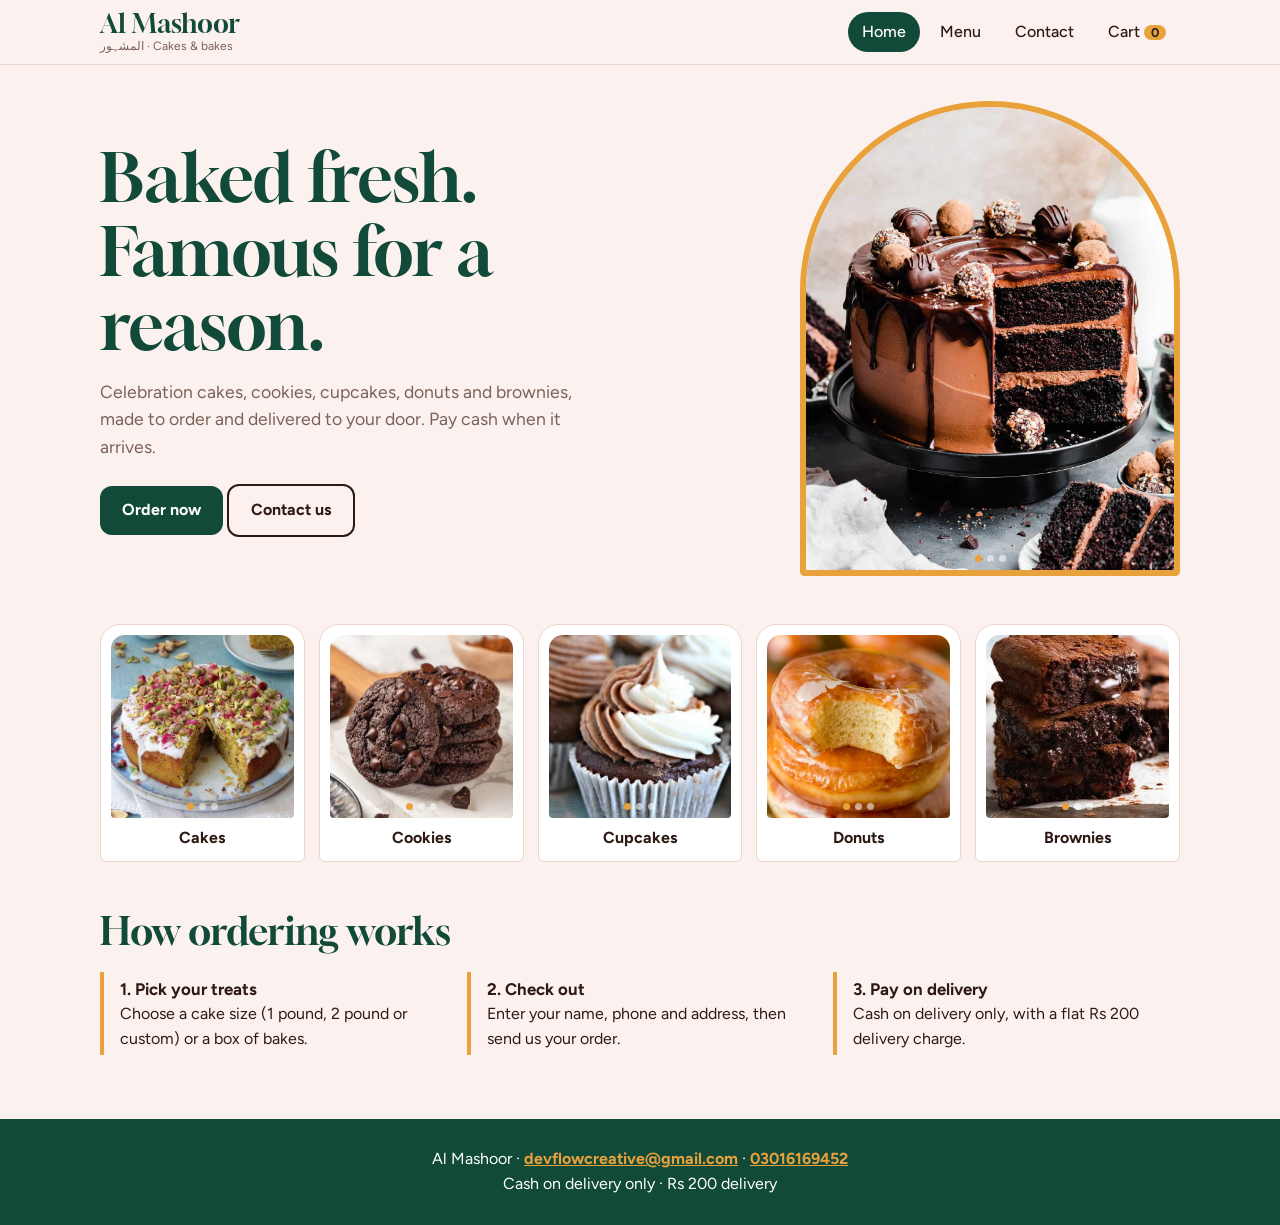
<file: index.html>
<!DOCTYPE html>
<html lang="en">

<head>
    <meta charset="utf-8">
    <meta name="viewport" content="width=device-width, initial-scale=1, viewport-fit=cover">
    <title>Al Mashoor Bakery</title>
    <link rel="preconnect" href="https://fonts.googleapis.com">
    <link href="https://fonts.googleapis.com/css2?family=Gloock&family=Figtree:wght@400;500;700&display=swap" rel="stylesheet">
    <link rel="stylesheet" href="css/style.css">
</head>

<body>
    <header>
        <div class="wrap">
            <a class="logo" href="index.html">Al Mashoor<small>المشہور · Cakes &amp; bakes</small></a>
            <nav aria-label="Main">
                <a href="index.html" data-p="home" class="on" aria-current="page">Home</a><a href="menu.html" data-p="menu">Menu</a><a href="contact.html" data-p="contact">Contact</a><a href="cart.html" data-p="cart">Cart<span class="cnt" id="cnt">0</span></a>
            </nav>
        </div>
    </header>
    <main class="wrap">
        <section class="page on" id="home">
            <div class="hero">
                <div>
                    <h1>Baked fresh. Famous for a reason.</h1>
                    <p>Celebration cakes, cookies, cupcakes, donuts and brownies, made to order and delivered to your door. Pay cash when it arrives.</p>
                    <a class="btn" href="menu.html">Order now</a> <a class="btn alt" href="contact.html">Contact us</a>
                </div>
                <div class="arch">
                    <div class="slider" id="heroS" style="position:absolute;inset:0"></div>
                </div>
            </div>
            <div class="cats" id="cats"></div>
            <h2>How ordering works</h2>
            <div class="steps">
                <div><b>1. Pick your treats</b>Choose a cake size (1 pound, 2 pound or custom) or a box of bakes.</div>
                <div><b>2. Check out</b>Enter your name, phone and address, then send us your order.</div>
                <div><b>3. Pay on delivery</b>Cash on delivery only, with a flat Rs 200 delivery charge.</div>
            </div>
        </section>
    </main>
    <footer>
        <div class="wrap">Al Mashoor · <a href="mailto:devflowcreative@gmail.com">devflowcreative@gmail.com</a> · <a href="tel:03016169452">03016169452</a><br>Cash on delivery only · Rs 200 delivery</div>
    </footer>
    <script src="js/config.js"></script>
    <script src="js/products.js"></script>
    <script src="js/art.js"></script>
    <script src="js/slider.js"></script>
    <script src="js/cart.js"></script>
    <script src="js/home.js"></script>
</body>

</html>
</file>
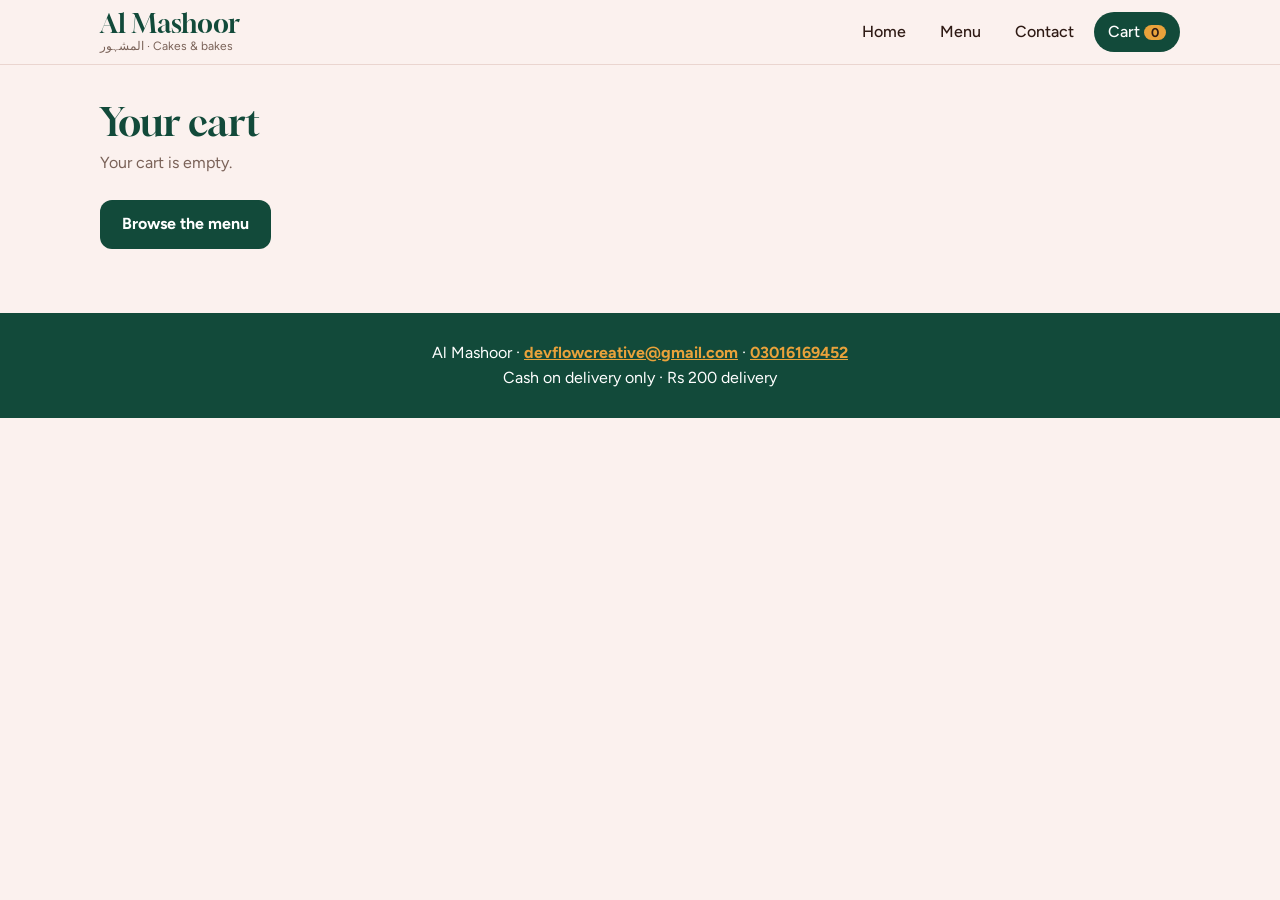
<file: cart.html>
<!DOCTYPE html>
<html lang="en">

<head>
    <meta charset="utf-8">
    <meta name="viewport" content="width=device-width, initial-scale=1, viewport-fit=cover">
    <title>Cart | Al Mashoor Bakery</title>
    <link rel="preconnect" href="https://fonts.googleapis.com">
    <link href="https://fonts.googleapis.com/css2?family=Gloock&family=Figtree:wght@400;500;700&display=swap" rel="stylesheet">
    <link rel="stylesheet" href="css/style.css">
</head>

<body>
    <header>
        <div class="wrap">
            <a class="logo" href="index.html">Al Mashoor<small>المشہور · Cakes &amp; bakes</small></a>
            <nav aria-label="Main">
                <a href="index.html" data-p="home">Home</a><a href="menu.html" data-p="menu">Menu</a><a href="contact.html" data-p="contact">Contact</a><a href="cart.html" data-p="cart" class="on" aria-current="page">Cart<span class="cnt" id="cnt">0</span></a>
            </nav>
        </div>
    </header>
    <main class="wrap">
        <section class="page on" id="cart">
            <h2>Your cart</h2>
            <div id="cartBody"></div>
        </section>
    </main>
    <footer>
        <div class="wrap">Al Mashoor · <a href="mailto:devflowcreative@gmail.com">devflowcreative@gmail.com</a> · <a href="tel:03016169452">03016169452</a><br>Cash on delivery only · Rs 200 delivery</div>
    </footer>
    <script src="js/config.js"></script>
    <script src="js/products.js"></script>
    <script src="js/art.js"></script>
    <script src="js/slider.js"></script>
    <script src="js/cart.js"></script>
    <script src="js/checkout.js"></script>
</body>

</html>
</file>
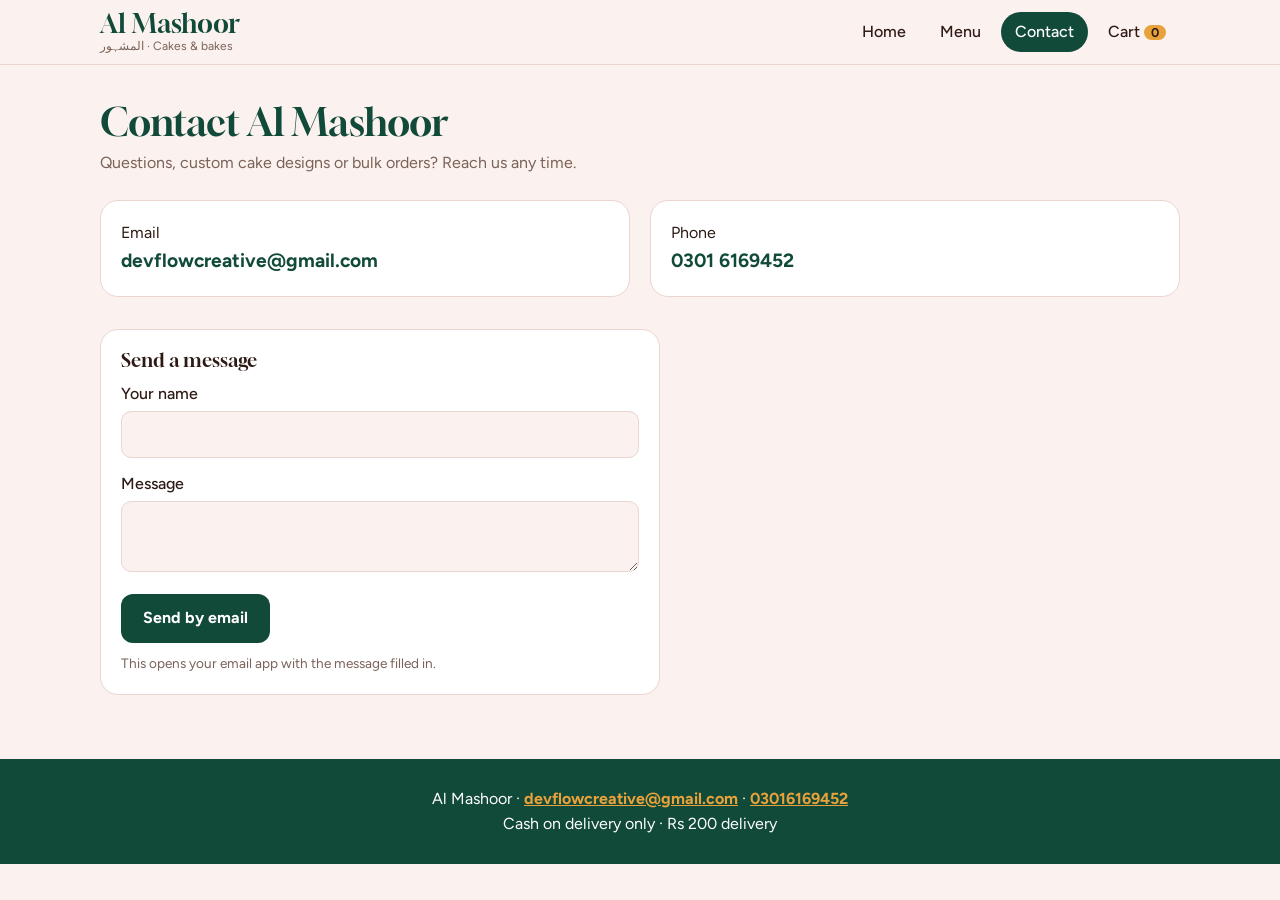
<file: contact.html>
<!DOCTYPE html>
<html lang="en">

<head>
    <meta charset="utf-8">
    <meta name="viewport" content="width=device-width, initial-scale=1, viewport-fit=cover">
    <title>Contact | Al Mashoor Bakery</title>
    <link rel="preconnect" href="https://fonts.googleapis.com">
    <link href="https://fonts.googleapis.com/css2?family=Gloock&family=Figtree:wght@400;500;700&display=swap" rel="stylesheet">
    <link rel="stylesheet" href="css/style.css">
</head>

<body>
    <header>
        <div class="wrap">
            <a class="logo" href="index.html">Al Mashoor<small>المشہور · Cakes &amp; bakes</small></a>
            <nav aria-label="Main">
                <a href="index.html" data-p="home">Home</a><a href="menu.html" data-p="menu">Menu</a><a href="contact.html" data-p="contact" class="on" aria-current="page">Contact</a><a href="cart.html" data-p="cart">Cart<span class="cnt" id="cnt">0</span></a>
            </nav>
        </div>
    </header>
    <main class="wrap">
        <section class="page on" id="contact">
            <h2>Contact Al Mashoor</h2>
            <p class="sub">Questions, custom cake designs or bulk orders? Reach us any time.</p>
            <div class="cgrid">
                <a class="box" href="mailto:devflowcreative@gmail.com">Email<b>devflowcreative@gmail.com</b></a>
                <a class="box" href="tel:03016169452">Phone<b>0301 6169452</b></a>
            </div>
            <div class="box" style="max-width:560px">
                <h3 style="margin-bottom:12px">Send a message</h3>
                <div class="field"><label for="mn">Your name</label><input type="text" id="mn"></div>
                <div class="field"><label for="mm">Message</label><textarea id="mm"></textarea></div>
                <button class="btn" id="mSend">Send by email</button>
                <p class="sub" style="margin:10px 0 0;font-size:.85rem">This opens your email app with the message filled in.</p>
            </div>
        </section>
    </main>
    <footer>
        <div class="wrap">Al Mashoor · <a href="mailto:devflowcreative@gmail.com">devflowcreative@gmail.com</a> · <a href="tel:03016169452">03016169452</a><br>Cash on delivery only · Rs 200 delivery</div>
    </footer>
    <script src="js/config.js"></script>
    <script src="js/products.js"></script>
    <script src="js/art.js"></script>
    <script src="js/slider.js"></script>
    <script src="js/cart.js"></script>
    <script src="js/contact.js"></script>
</body>

</html>
</file>
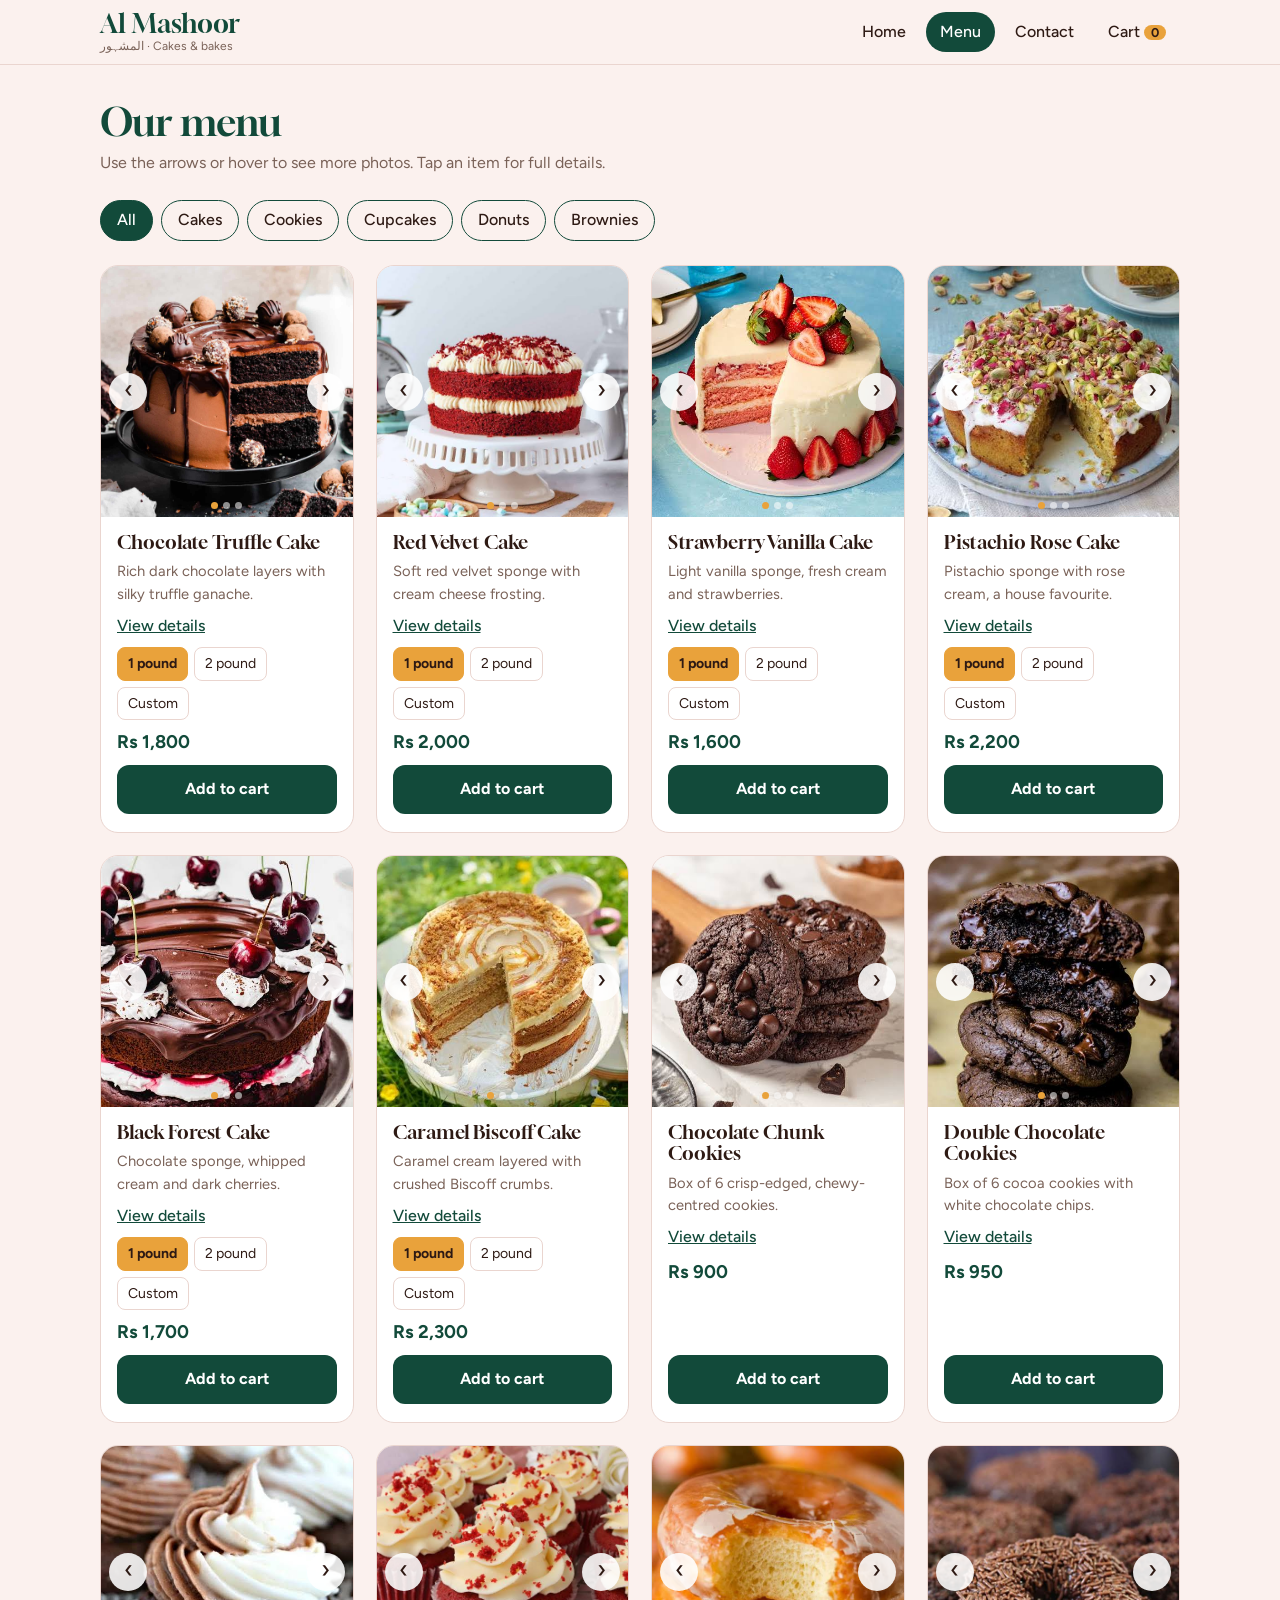
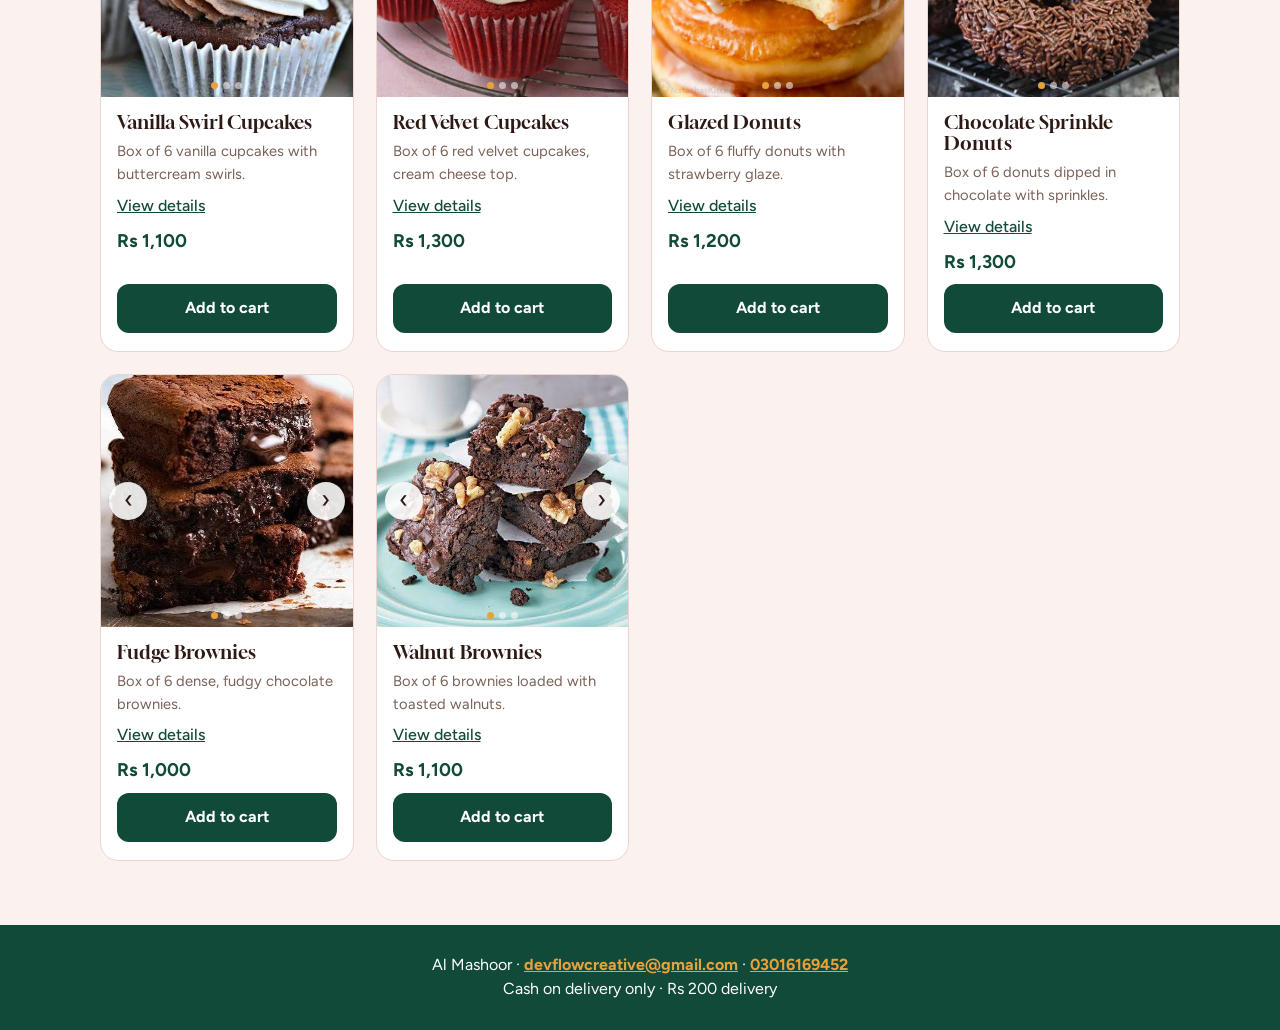
<file: menu.html>
<!DOCTYPE html>
<html lang="en">

<head>
    <meta charset="utf-8">
    <meta name="viewport" content="width=device-width, initial-scale=1, viewport-fit=cover">
    <title>Menu | Al Mashoor Bakery</title>
    <link rel="preconnect" href="https://fonts.googleapis.com">
    <link href="https://fonts.googleapis.com/css2?family=Gloock&family=Figtree:wght@400;500;700&display=swap" rel="stylesheet">
    <link rel="stylesheet" href="css/style.css">
</head>

<body>
    <header>
        <div class="wrap">
            <a class="logo" href="index.html">Al Mashoor<small>المشہور · Cakes &amp; bakes</small></a>
            <nav aria-label="Main">
                <a href="index.html" data-p="home">Home</a><a href="menu.html" data-p="menu" class="on" aria-current="page">Menu</a><a href="contact.html" data-p="contact">Contact</a><a href="cart.html" data-p="cart">Cart<span class="cnt" id="cnt">0</span></a>
            </nav>
        </div>
    </header>
    <main class="wrap">
        <section class="page on" id="menu">
            <h2>Our menu</h2>
            <p class="sub">Use the arrows or hover to see more photos. Tap an item for full details.</p>
            <div class="filters" id="filters"></div>
            <div class="grid" id="grid"></div>
        </section>
    </main>
    <footer>
        <div class="wrap">Al Mashoor · <a href="mailto:devflowcreative@gmail.com">devflowcreative@gmail.com</a> · <a href="tel:03016169452">03016169452</a><br>Cash on delivery only · Rs 200 delivery</div>
    </footer>
    <script src="js/config.js"></script>
    <script src="js/products.js"></script>
    <script src="js/art.js"></script>
    <script src="js/slider.js"></script>
    <script src="js/cart.js"></script>
    <script src="js/buy.js"></script>
    <script src="js/menu.js"></script>
</body>

</html>
</file>
<file: css/style.css>
/*ik the css is all starngled*/

:root {
    --bg: #FBF1EE;
    --card: #fff;
    --ink: #2E1A14;
    --mute: #7A6258;
    --green: #124A3A;
    --gold: #E9A23B;
    --rose: #E8A0A6;
    --line: #EAD5CF;
    --on: #fff;
    --foot-a: #E9A23B;
    box-sizing: border-box;
    padding-top: env(safe-area-inset-top, 0px);
    padding-bottom: env(safe-area-inset-bottom, 0px)
}

@media (prefers-color-scheme:dark) {
     :root:not([data-theme="light"]) {
        --bg: #1E1411;
        --card: #2A1C17;
        --ink: #F8E9E4;
        --mute: #C1A79D;
        --green: #7FD1B0;
        --line: #4A332C;
        --on: #10261D;
        --foot-a: #10261D
    }
}

*,
*::before,
*::after {
    box-sizing: inherit
}

html {
    scroll-padding-top: env(safe-area-inset-top, 0px)
}

body {
    margin: 0;
    background: var(--bg);
    color: var(--ink);
    font-family: Figtree, system-ui, sans-serif;
    line-height: 1.55
}

h1,
h2,
h3,
.logo {
    font-family: Gloock, Georgia, serif;
    font-weight: 400;
    margin: 0;
    line-height: 1.1
}

a {
    color: inherit
}

button,
input,
textarea {
    font: inherit;
    color: inherit
}

:focus-visible {
    outline: 3px solid var(--gold);
    outline-offset: 2px
}

.wrap {
    max-width: 1120px;
    margin: 0 auto;
    padding: 0 20px
}

header {
    position: sticky;
    top: env(safe-area-inset-top, 0px);
    z-index: 10;
    background: var(--bg);
    border-bottom: 1px solid var(--line)
}

header .wrap {
    display: flex;
    align-items: center;
    justify-content: space-between;
    gap: 12px;
    min-height: 64px;
    flex-wrap: wrap
}

.logo {
    font-size: 1.6rem;
    text-decoration: none;
    color: var(--green)
}

.logo small {
    display: block;
    font-family: Figtree, sans-serif;
    font-size: .75rem;
    color: var(--mute);
    margin-top: 2px
}

nav {
    display: flex;
    gap: 6px;
    flex-wrap: wrap
}

nav a {
    padding: 8px 14px;
    border-radius: 999px;
    text-decoration: none;
    font-weight: 500
}

nav a.on,
nav a:hover {
    background: var(--green);
    color: var(--on)
}

.cnt {
    background: var(--gold);
    color: #2E1A14;
    border-radius: 999px;
    padding: 0 7px;
    font-size: .8rem;
    margin-left: 4px;
    font-weight: 700
}

.btn {
    display: inline-block;
    background: var(--green);
    color: var(--on);
    border: 0;
    border-radius: 12px;
    padding: 12px 22px;
    font-weight: 700;
    cursor: pointer;
    text-decoration: none
}

.btn:hover {
    filter: brightness(1.15)
}

.btn.alt {
    background: transparent;
    color: var(--ink);
    border: 2px solid var(--ink)
}

:root[data-theme="dark"] .btn,
:root:not([data-theme="light"]) .btn {
    --x: 0
}

.page {
    display: none;
    padding: 36px 0 64px
}

.page.on {
    display: block
}

.hero {
    display: grid;
    grid-template-columns: 1.1fr .9fr;
    gap: 40px;
    align-items: center
}

.hero h1 {
    font-size: clamp(2.4rem, 6vw, 4.2rem);
    color: var(--green);
    margin-bottom: 16px
}

.hero p {
    max-width: 46ch;
    color: var(--mute);
    font-size: 1.1rem;
    margin: 0 0 24px
}

.arch {
    border-radius: 999px 999px 24px 24px;
    overflow: hidden;
    aspect-ratio: 4/5;
    border: 6px solid var(--gold);
    position: relative;
    max-width: 380px;
    margin-left: auto;
    width: 100%
}

.slider {
    position: relative;
    overflow: hidden
}

.slider img {
    position: absolute;
    inset: 0;
    width: 100%;
    height: 100%;
    object-fit: cover;
    opacity: 0;
    transition: opacity .45s
}

.slider img.on {
    opacity: 1
}

.dots {
    position: absolute;
    left: 0;
    right: 0;
    bottom: 8px;
    display: flex;
    justify-content: center;
    gap: 5px
}

.dots i {
    width: 7px;
    height: 7px;
    border-radius: 50%;
    background: #fff;
    opacity: .55
}

.dots i.on {
    opacity: 1;
    background: var(--gold)
}

h2 {
    font-size: clamp(1.7rem, 4vw, 2.4rem);
    margin-bottom: 8px;
    color: var(--green)
}

.sub {
    color: var(--mute);
    margin: 0 0 24px
}

.cats {
    display: grid;
    grid-template-columns: repeat(auto-fit, minmax(150px, 1fr));
    gap: 14px;
    margin: 48px 0
}

.cat {
    background: var(--card);
    border: 1px solid var(--line);
    border-radius: 20px 20px 6px 6px;
    padding: 10px;
    text-align: center;
    cursor: pointer;
    font-weight: 700
}

.cat .slider {
    aspect-ratio: 1;
    border-radius: 14px 14px 4px 4px;
    margin-bottom: 8px
}

.steps {
    display: grid;
    grid-template-columns: repeat(auto-fit, minmax(220px, 1fr));
    gap: 20px;
    margin-top: 20px
}

.steps div {
    border-left: 4px solid var(--gold);
    padding: 4px 0 4px 16px
}

.steps b {
    display: block;
    font-size: 1.05rem
}

.filters {
    display: flex;
    gap: 8px;
    flex-wrap: wrap;
    margin-bottom: 24px
}

.chip {
    border: 1.5px solid var(--green);
    background: transparent;
    border-radius: 999px;
    padding: 7px 16px;
    cursor: pointer;
    font-weight: 500
}

.chip.on {
    background: var(--green);
    color: var(--on)
}

.grid {
    display: grid;
    grid-template-columns: repeat(auto-fill, minmax(250px, 1fr));
    gap: 22px
}

.prod {
    background: var(--card);
    border: 1px solid var(--line);
    border-radius: 18px;
    overflow: hidden;
    display: flex;
    flex-direction: column
}

.prod .slider {
    aspect-ratio: 1
}

.pb {
    padding: 14px 16px 18px;
    display: flex;
    flex-direction: column;
    gap: 8px;
    flex: 1
}

.pb h3 {
    font-size: 1.2rem
}

.pb p {
    margin: 0;
    color: var(--mute);
    font-size: .92rem
}

.price {
    font-weight: 700;
    font-size: 1.15rem;
    color: var(--green)
}

.sizes {
    display: flex;
    gap: 6px;
    flex-wrap: wrap
}

.sizes label {
    cursor: pointer
}

.sizes input {
    position: absolute;
    opacity: 0
}

.sizes span {
    display: inline-block;
    border: 1.5px solid var(--line);
    border-radius: 8px;
    padding: 5px 10px;
    font-size: .88rem
}

.sizes input:checked+span {
    background: var(--gold);
    border-color: var(--gold);
    color: #2E1A14;
    font-weight: 700
}

.sizes input:focus-visible+span {
    outline: 3px solid var(--green)
}

.cust {
    display: none;
    flex-direction: column;
    gap: 6px
}

.cust.on {
    display: flex
}

input[type=text],
input[type=tel],
input[type=email],
input[type=number],
textarea {
    width: 100%;
    background: var(--bg);
    border: 1.5px solid var(--line);
    border-radius: 10px;
    padding: 10px 12px
}

textarea {
    resize: vertical;
    min-height: 70px
}

.prod .btn {
    margin-top: auto
}

.two {
    display: grid;
    grid-template-columns: 1.3fr 1fr;
    gap: 32px;
    align-items: start
}

.box {
    background: var(--card);
    border: 1px solid var(--line);
    border-radius: 18px;
    padding: 20px
}

.line {
    display: flex;
    justify-content: space-between;
    gap: 12px;
    padding: 10px 0;
    border-bottom: 1px solid var(--line)
}

.line small {
    display: block;
    color: var(--mute)
}

.qty {
    display: flex;
    align-items: center;
    gap: 8px;
    margin-top: 6px
}

.qty button {
    width: 28px;
    height: 28px;
    border-radius: 50%;
    border: 1.5px solid var(--green);
    background: none;
    cursor: pointer
}

.qty .link {
    width: auto;
    height: auto;
    border: 0;
    border-radius: 0
}

.dot {
    width: 18px;
    height: 18px;
    border-radius: 50%;
    border: 5px solid var(--green);
    background: var(--card);
    flex: none
}

.link {
    background: none;
    border: 0;
    color: var(--mute);
    text-decoration: underline;
    cursor: pointer;
    padding: 0;
    margin-left: 8px
}

.tot {
    display: flex;
    justify-content: space-between;
    padding: 6px 0
}

.tot.big {
    font-weight: 700;
    font-size: 1.2rem;
    border-top: 2px solid var(--ink);
    margin-top: 6px;
    padding-top: 12px
}

.field {
    margin-bottom: 14px
}

.field label {
    display: block;
    font-weight: 500;
    margin-bottom: 4px
}

.pay {
    display: flex;
    gap: 10px;
    align-items: center;
    border: 2px solid var(--green);
    border-radius: 12px;
    padding: 12px 14px;
    margin: 6px 0 16px
}

.err {
    color: #C0392B;
    font-weight: 500;
    min-height: 1.4em;
    margin: 6px 0
}

.cgrid {
    display: grid;
    grid-template-columns: repeat(auto-fit, minmax(260px, 1fr));
    gap: 20px;
    margin-bottom: 32px
}

.cgrid a.box {
    text-decoration: none;
    display: block
}

.cgrid b {
    display: block;
    font-size: 1.2rem;
    color: var(--green);
    word-break: break-all
}

footer {
    background: var(--green);
    color: var(--on);
    padding: 28px 0;
    text-align: center
}

footer a {
    color: var(--foot-a);
    font-weight: 700
}

.arr {
    position: absolute;
    top: 50%;
    transform: translateY(-50%);
    z-index: 2;
    width: 38px;
    height: 38px;
    border-radius: 50%;
    border: 0;
    background: rgba(255, 255, 255, .88);
    color: #2E1A14;
    font-size: 1.6rem;
    line-height: 1;
    padding: 0 0 3px;
    cursor: pointer;
    display: grid;
    place-items: center
}

.arr:hover {
    background: var(--gold)
}

.arr.prev {
    left: 8px
}

.arr.next {
    right: 8px
}

.dots {
    pointer-events: none
}

.prod .slider {
    cursor: pointer
}

.pb h3 a {
    text-decoration: none
}

.pb h3 a:hover {
    text-decoration: underline
}

.more {
    font-weight: 500;
    color: var(--green);
    width: fit-content
}

.back {
    display: inline-block;
    margin-bottom: 18px;
    font-weight: 500;
    text-decoration: none;
    color: var(--green)
}

.pdp {
    display: grid;
    grid-template-columns: 1fr 1fr;
    gap: 40px;
    align-items: start
}

.slider.big {
    aspect-ratio: 1;
    border-radius: 20px;
    border: 1px solid var(--line)
}

.pdp h1 {
    font-size: clamp(2rem, 5vw, 3rem);
    color: var(--green)
}

.crumb {
    color: var(--mute);
    margin: 0
}

.lead {
    font-size: 1.1rem;
    color: var(--mute);
    margin: 0
}

.buy {
    display: flex;
    flex-direction: column;
    gap: 12px
}

.pdp .price {
    font-size: 1.7rem
}

.pdp .btn {
    margin-top: 0;
    align-self: flex-start
}

.det {
    display: grid;
    grid-template-columns: max-content 1fr;
    gap: 10px 18px;
    margin: 14px 0 0;
    padding-top: 16px;
    border-top: 1px solid var(--line)
}

.det dt {
    font-weight: 700
}

.det dd {
    margin: 0;
    color: var(--mute)
}

@media(max-width:800px) {
    .pdp {
        grid-template-columns: 1fr
    }
    .hero,
    .two {
        grid-template-columns: 1fr
    }
    .arch {
        margin: 0 auto
    }
}

@media(prefers-reduced-motion:reduce) {
    .slider img {
        transition: none
    }
}
</file>
